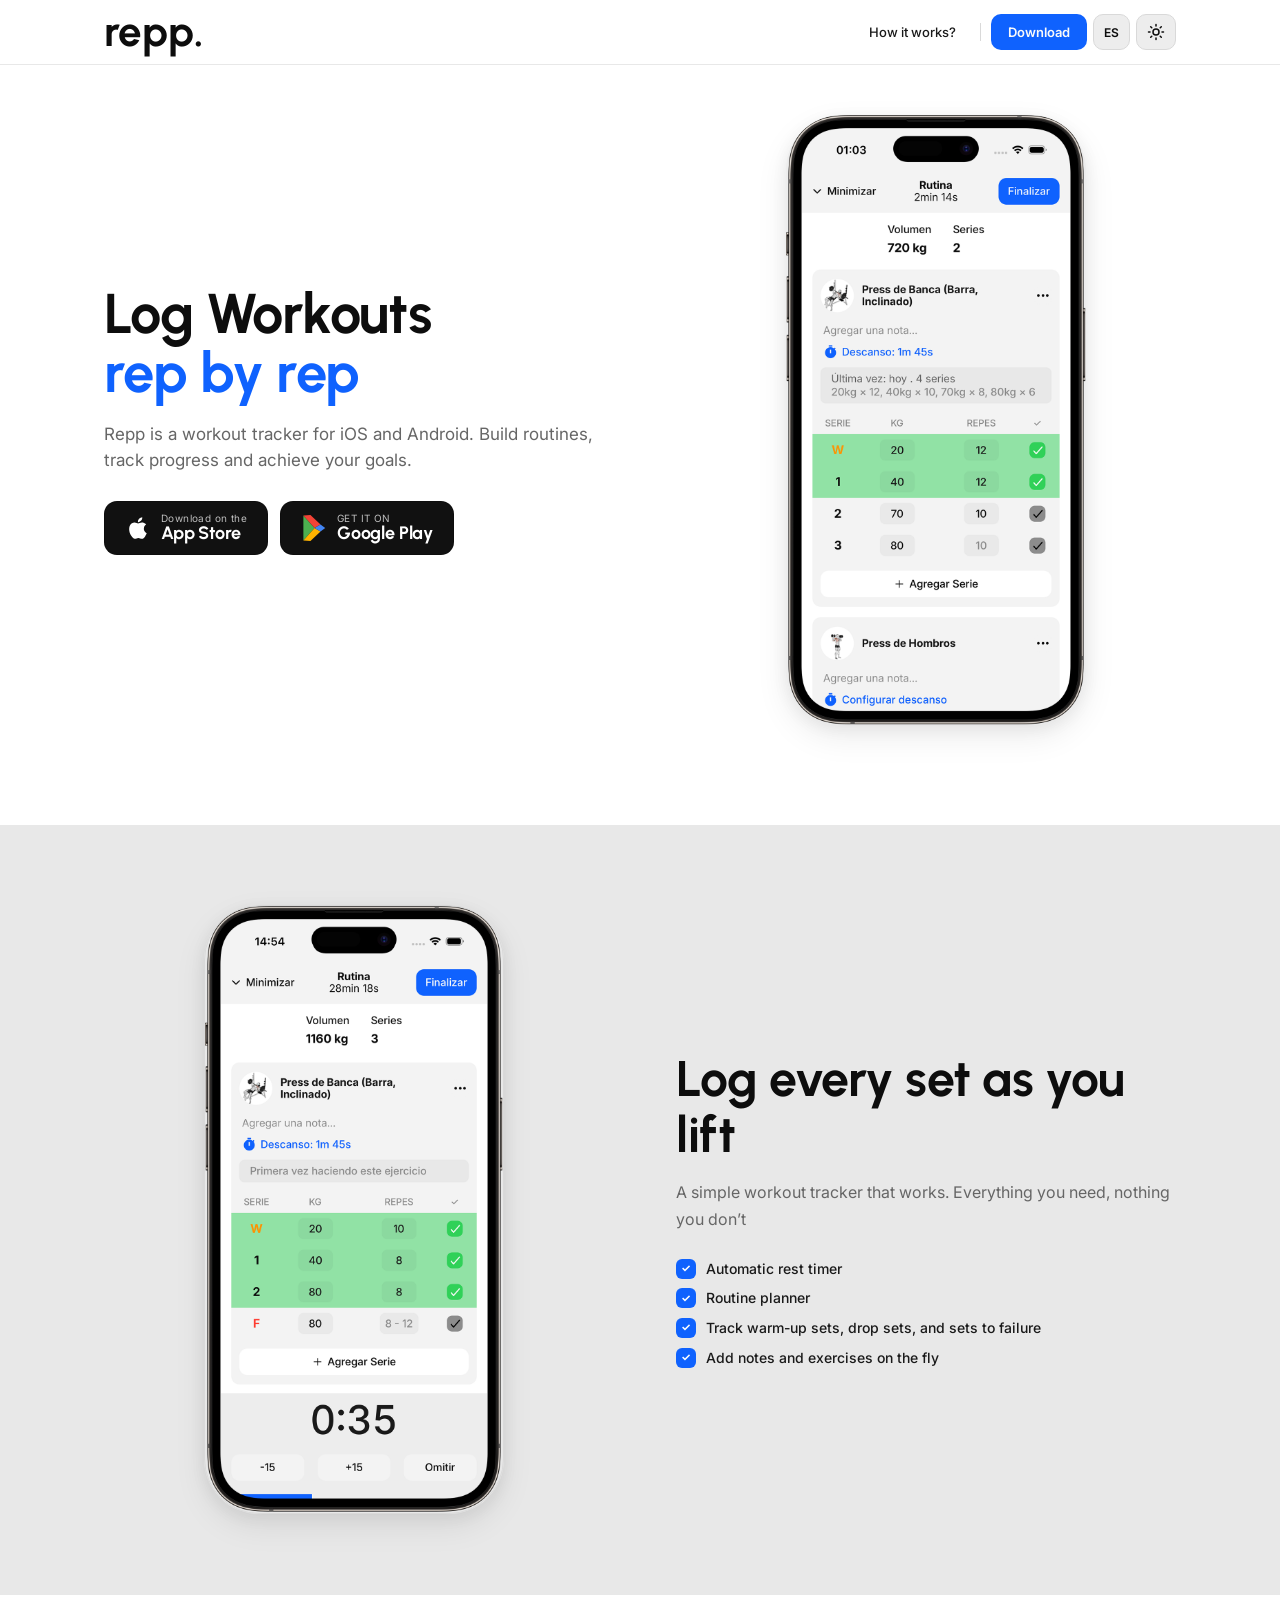
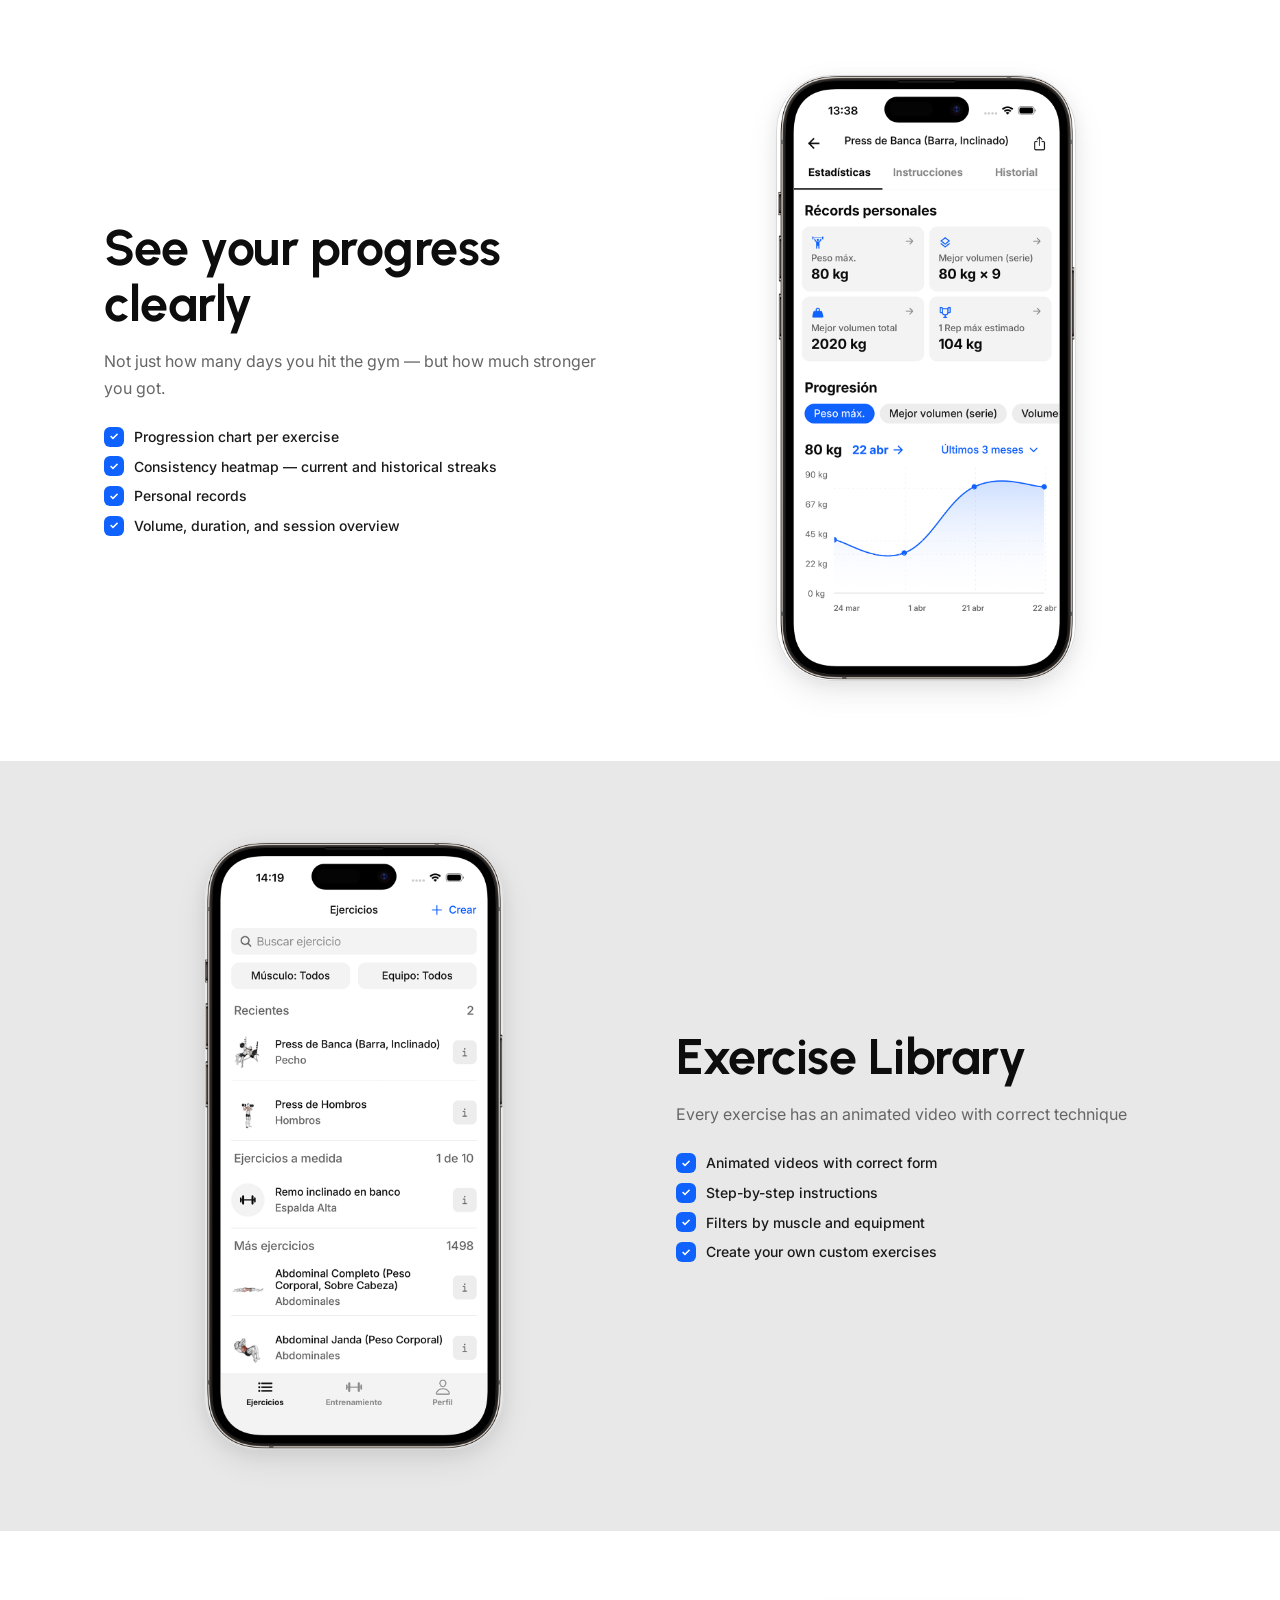
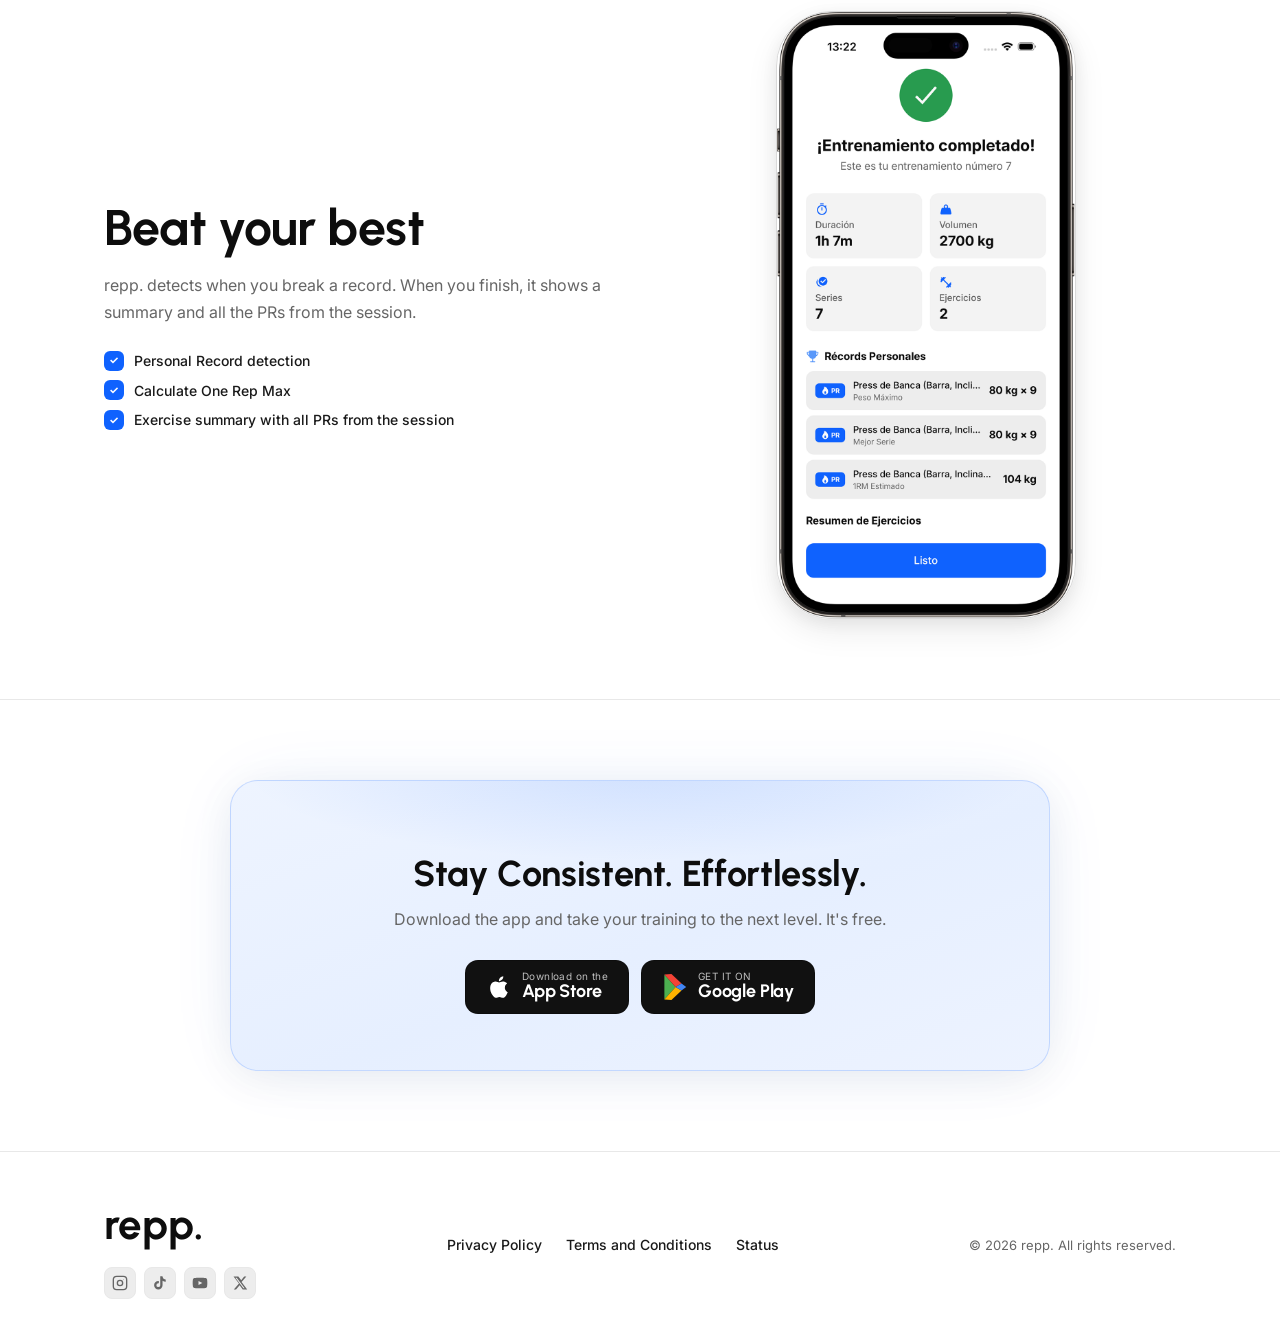
<file: index.html>
<!DOCTYPE html>
<html lang="es" data-theme="dark">
<head>
  <meta charset="UTF-8" />
  <meta name="viewport" content="width=device-width, initial-scale=1.0" />
  <meta name="description" content="repp. — Tu entrenador personal de bolsillo. Registrá entrenamientos, superá tus PRs y mantené la consistencia." data-i18n-attr="content" data-i18n="meta.description" />
  <title data-i18n="meta.title">repp.</title>
  <link rel="icon" type="image/png" href="assets/icon.png" />
  <link rel="apple-touch-icon" href="assets/icon.png" />
  <link rel="preconnect" href="https://fonts.googleapis.com" />
  <link rel="preconnect" href="https://fonts.gstatic.com" crossorigin />
  <link href="https://fonts.googleapis.com/css2?family=Inter:wght@400;500;700&family=Urbanist:wght@500;600;700&display=swap" rel="stylesheet" />
  <link rel="stylesheet" href="styles.css" />
</head>
<body>

  <!-- NAV -->
  <header class="nav">
    <div class="container nav-inner">
      <a href="#hero" class="brand">repp.</a>
      <div class="nav-actions">
        <a href="#features" class="nav-features" data-i18n="nav.features">Cómo funciona?</a>
        <div class="nav-sep" aria-hidden="true"></div>
        <a href="#cta" class="btn btn-primary nav-download" data-i18n="nav.download">Descargar</a>
        <button class="icon-btn" id="langToggle" aria-label="Toggle language">
          <span id="langLabel">EN</span>
        </button>
        <button class="icon-btn" id="themeToggle" aria-label="Toggle theme">
          <svg id="themeIcon" width="18" height="18" viewBox="0 0 24 24" fill="none" stroke="currentColor" stroke-width="2" stroke-linecap="round" stroke-linejoin="round"><circle cx="12" cy="12" r="4"/><path d="M12 2v2M12 20v2M4.93 4.93l1.41 1.41M17.66 17.66l1.41 1.41M2 12h2M20 12h2M4.93 19.07l1.41-1.41M17.66 6.34l1.41-1.41"/></svg>
        </button>
      </div>
    </div>
  </header>

  <!-- HERO -->
  <section id="hero" class="hero">
    <div class="container hero-inner">
      <div class="hero-copy">
        <h1 class="hero-title">
          <span data-i18n="hero.titleLine1">La app que te hace</span><br/>
          <span class="accent" data-i18n="hero.titleLine2">más fuerte cada semana.</span>
        </h1>
        <p class="hero-subtitle" data-i18n="hero.subtitle">
          repp. trackea cada set en tiempo real. Sin pasos de más, sin distracciones.
        </p>
        <div class="store-badges">
          <button class="store-badge store-badge-apple store-trigger" aria-label="App Store">
            <svg class="badge-icon" viewBox="0 0 24 24" fill="white" xmlns="http://www.w3.org/2000/svg">
              <path d="M18.71 19.5c-.83 1.24-1.71 2.45-3.05 2.47-1.34.03-1.77-.79-3.29-.79-1.53 0-2 .77-3.27.82-1.31.05-2.3-1.32-3.14-2.53C4.25 17 2.94 12.45 4.7 9.39c.87-1.52 2.43-2.48 4.12-2.51 1.28-.02 2.5.87 3.29.87.78 0 2.26-1.07 3.8-.91.65.03 2.47.26 3.64 1.98-.09.06-2.17 1.28-2.15 3.81.03 3.02 2.65 4.03 2.68 4.04-.03.07-.42 1.44-1.38 2.83M13 3.5c.73-.83 1.94-1.46 2.94-1.5.13 1.17-.34 2.35-1.04 3.19-.69.85-1.83 1.51-2.95 1.42-.15-1.15.41-2.35 1.05-3.11z"/>
            </svg>
            <div class="badge-text">
              <span class="badge-sub" data-i18n="badge.apple.sub">Download on the</span>
              <span class="badge-main">App Store</span>
            </div>
          </button>
          <button class="store-badge store-badge-gplay store-trigger" aria-label="Google Play">
            <svg class="badge-icon" viewBox="0 0 20 22" xmlns="http://www.w3.org/2000/svg">
              <polygon points="1,0.5 1,21.5 10.5,11" fill="#4caf50"/>
              <polygon points="1,0.5 10.5,11 15.5,8 7,0" fill="#f44336"/>
              <polygon points="1,21.5 10.5,11 15.5,14 7,22" fill="#ffb300"/>
              <polygon points="15.5,8 10.5,11 15.5,14 19.5,11" fill="#4285f4"/>
            </svg>
            <div class="badge-text">
              <span class="badge-sub" data-i18n="badge.gplay.sub">Download on</span>
              <span class="badge-main">Google Play</span>
            </div>
          </button>
        </div>
      </div>
      <div class="hero-visual">
        <!-- Reemplazá con tu export de Figma (ratio 9:19.5, mín 640px) -->
        <img
          class="hero-screenshot"
          src="assets/screens/repp-workout-setssion-light.png"
          alt="repp. app screenshot"
          width="300"
          height="1000"
        />
      </div>
    </div>
  </section>

  <!-- FEATURES -->
  <section id="features">

    <!-- F1: Entrenamiento en vivo -->
    <div class="feat-row feat-row-alt">
      <div class="container feat-inner feat-inner-rev">
        <div class="feat-copy">
          <h1 data-i18n="feat.f1.title">Registrá cada set mientras levantás.</h1>
          <p data-i18n="feat.f1.desc">Iniciá un entrenamiento vacío o desde una plantilla. Ingresá peso y reps set a set. Al completar uno, el timer de descanso arranca solo — con controles rápidos de +15 / -15 segundos. Todo se guarda en el instante, aunque el teléfono se apague.</p>
          <ul class="feat-list">
            <li data-i18n="feat.f1.b1">✓ Timer de descanso automático con controles rápidos</li>
            <li data-i18n="feat.f1.b2">✓ Contadores de volumen y sets en tiempo real</li>
            <li data-i18n="feat.f1.b3">✓ Persistencia local — nunca perdés datos</li>
            <li data-i18n="feat.f1.b4">✓ Agregá ejercicios sobre la marcha</li>
          </ul>
        </div>
        <div class="feat-visual">
          <img src="assets/screens/repp-workout-session-timer-light.png" alt="Entrenamiento en vivo" class="feat-screenshot" />
        </div>
      </div>
    </div>

    <!-- F3: Analytics -->
    <div class="feat-row">
      <div class="container feat-inner ">
        <div class="feat-copy">
          <h1 data-i18n="feat.f3.title">Mirá tu progreso. De verdad.</h1>
          <p data-i18n="feat.f3.desc">No solo cuántos días fuiste al gym — sino qué tan fuerte te pusiste. Gráficos de progresión por ejercicio, volumen semanal, distribución muscular y heatmap de consistencia estilo GitHub. Todo calculado al momento, sin tablas de cache.</p>
          <ul class="feat-list">
            <li data-i18n="feat.f3.b1">✓ Gráfico de línea por ejercicio (peso, volumen, 1RM)</li>
            <li data-i18n="feat.f3.b2">✓ Heatmap de consistencia — rachas actuales e históricas</li>
            <li data-i18n="feat.f3.b3">✓ Distribución muscular semanal</li>
            <li data-i18n="feat.f3.b4">✓ Overview de volumen, duración y sesiones</li>
          </ul>
        </div>
        <div class="feat-visual">
          <img src="assets/screens/repp-exercise-statistics-light.png" alt="Analytics" class="feat-screenshot" />
        </div>
      </div>
    </div>

    <!-- F4: Biblioteca -->
    <div class="feat-row feat-row-alt">
      <div class="container feat-inner feat-inner-rev">
        <div class="feat-copy">
          <h1 data-i18n="feat.f4.title">1.500+ ejercicios. Con GIF, pasos y músculos.</h1>
          <p data-i18n="feat.f4.desc">Cada ejercicio tiene un GIF animado con la técnica correcta, instrucciones paso a paso en español e inglés, músculos primarios y secundarios, y el equipamiento necesario. Filtros por músculo y equipamiento combinables. Los ejercicios que más usás suben solos al tope de la lista.</p>
          <ul class="feat-list">
            <li data-i18n="feat.f4.b1">✓ GIFs animados con ejecución correcta</li>
            <li data-i18n="feat.f4.b2">✓ 8 tipos de tracking distintos</li>
            <li data-i18n="feat.f4.b3">✓ Filtros por músculo y equipamiento</li>
            <li data-i18n="feat.f4.b4">✓ Creá tus propios ejercicios custom</li>
          </ul>
        </div>
        <div class="feat-visual">
          <img src="assets/screens/repp-exercise-library-light.png" alt="Biblioteca de ejercicios" class="feat-screenshot" />
        </div>
      </div>
    </div>

    <!-- F2: PRs -->
    <div class="feat-row">
      <div class="container feat-inner">
        <div class="feat-copy">
          <h1 data-i18n="feat.f2.title">Superá tu mejor marca. Y sabelo al instante.</h1>
          <p data-i18n="feat.f2.desc">repp. detecta automáticamente cuando rompés un récord durante el entrenamiento. Al terminar, te muestra todos los PRs de la sesión en una pantalla de celebración. Cada ejercicio tiene su propio historial: peso máximo, reps, volumen, 1RM estimado (Epley).</p>
          <ul class="feat-list">
            <li data-i18n="feat.f2.b1">✓ Detección de PR en tiempo real</li>
            <li data-i18n="feat.f2.b2">✓ 1RM estimado con fórmula de Epley</li>
            <li data-i18n="feat.f2.b4">✓ Historial por ejercicio de las últimas sesiones</li>
          </ul>
        </div>
        <div class="feat-visual">
          <img src="assets/screens/repp-finished-workout-light.png" alt="Récords personales" class="feat-screenshot" />
        </div>
      </div>
    </div>



  </section>

  <!-- CTA -->
  <section id="cta" class="section cta-section">
    <div class="container cta-inner">
      <h2 data-i18n="cta.title">El gym no espera.</h2>
      <p data-i18n="cta.subtitle">Descargá repp. y empezá a entrenar con datos reales desde el primer día.</p>
      <div class="store-badges" style="justify-content:center">
        <button class="store-badge store-badge-apple store-trigger" aria-label="App Store">
          <svg class="badge-icon" viewBox="0 0 24 24" fill="white" xmlns="http://www.w3.org/2000/svg">
            <path d="M18.71 19.5c-.83 1.24-1.71 2.45-3.05 2.47-1.34.03-1.77-.79-3.29-.79-1.53 0-2 .77-3.27.82-1.31.05-2.3-1.32-3.14-2.53C4.25 17 2.94 12.45 4.7 9.39c.87-1.52 2.43-2.48 4.12-2.51 1.28-.02 2.5.87 3.29.87.78 0 2.26-1.07 3.8-.91.65.03 2.47.26 3.64 1.98-.09.06-2.17 1.28-2.15 3.81.03 3.02 2.65 4.03 2.68 4.04-.03.07-.42 1.44-1.38 2.83M13 3.5c.73-.83 1.94-1.46 2.94-1.5.13 1.17-.34 2.35-1.04 3.19-.69.85-1.83 1.51-2.95 1.42-.15-1.15.41-2.35 1.05-3.11z"/>
          </svg>
          <div class="badge-text">
            <span class="badge-sub" data-i18n="badge.apple.sub">Download on the</span>
            <span class="badge-main">App Store</span>
          </div>
        </button>
        <button class="store-badge store-badge-gplay store-trigger" aria-label="Google Play">
          <svg class="badge-icon" viewBox="0 0 20 22" xmlns="http://www.w3.org/2000/svg">
            <polygon points="1,0.5 1,21.5 10.5,11" fill="#4caf50"/>
            <polygon points="1,0.5 10.5,11 15.5,8 7,0" fill="#f44336"/>
            <polygon points="1,21.5 10.5,11 15.5,14 7,22" fill="#ffb300"/>
            <polygon points="15.5,8 10.5,11 15.5,14 19.5,11" fill="#4285f4"/>
          </svg>
          <div class="badge-text">
            <span class="badge-sub" data-i18n="badge.gplay.sub">GET IT ON</span>
            <span class="badge-main">Google Play</span>
          </div>
        </button>
      </div>
    </div>
  </section>

  <!-- FOOTER -->
  <footer class="footer">
    <div class="container footer-inner">
      <div class="footer-brand">
        <span class="brand">repp.</span>
        <div class="footer-social">
          <a href="#" class="footer-social-link" aria-label="Instagram">
            <svg width="16" height="16" viewBox="0 0 24 24" fill="none" stroke="currentColor" stroke-width="2" stroke-linecap="round" stroke-linejoin="round"><rect x="2" y="2" width="20" height="20" rx="5" ry="5"/><circle cx="12" cy="12" r="4"/><circle cx="17.5" cy="6.5" r="0.5" fill="currentColor" stroke="none"/></svg>
          </a>
          <a href="#" class="footer-social-link" aria-label="TikTok">
            <svg width="16" height="16" viewBox="0 0 24 24" fill="currentColor"><path d="M19.59 6.69a4.83 4.83 0 01-3.77-4.25V2h-3.45v13.67a2.89 2.89 0 01-2.88 2.5 2.89 2.89 0 01-2.89-2.89 2.89 2.89 0 012.89-2.89c.28 0 .54.04.79.1V9.01a6.3 6.3 0 00-.79-.05 6.34 6.34 0 00-6.34 6.34 6.34 6.34 0 006.34 6.34 6.34 6.34 0 006.33-6.34V8.79a8.18 8.18 0 004.78 1.52V6.87a4.85 4.85 0 01-1.01-.18z"/></svg>
          </a>
          <a href="#" class="footer-social-link" aria-label="YouTube">
            <svg width="16" height="16" viewBox="0 0 24 24" fill="currentColor"><path d="M22.54 6.42a2.78 2.78 0 00-1.95-1.96C18.88 4 12 4 12 4s-6.88 0-8.59.46a2.78 2.78 0 00-1.95 1.96A29 29 0 001 12a29 29 0 00.46 5.58A2.78 2.78 0 003.41 19.6C5.12 20 12 20 12 20s6.88 0 8.59-.46a2.78 2.78 0 001.95-1.95A29 29 0 0023 12a29 29 0 00-.46-5.58zM9.75 15.02V8.98L15.5 12l-5.75 3.02z"/></svg>
          </a>
          <a href="#" class="footer-social-link" aria-label="X">
            <svg width="16" height="16" viewBox="0 0 24 24" fill="currentColor"><path d="M18.244 2.25h3.308l-7.227 8.26 8.502 11.24H16.17l-4.714-6.231-5.401 6.231H2.736l7.736-8.844-8.17-10.656h7.27l4.264 5.62zm-1.161 17.52h1.833L7.084 4.126H5.117z"/></svg>
          </a>
        </div>
      </div>
      <div class="footer-links">
        <a href="privacy.html" data-i18n="footer.privacy">Política de privacidad</a>
        <a href="terms.html" data-i18n="footer.terms">Términos y condiciones</a>
        <a href="#" data-i18n="footer.status">Status</a>
      </div>
      <p class="footer-copy">© <span id="year"></span> repp. <span data-i18n="footer.rights">Todos los derechos reservados.</span></p>
    </div>
  </footer>

  <!-- MODAL: Coming soon -->
  <div id="modal-soon" class="modal-overlay" role="dialog" aria-modal="true" aria-hidden="true">
    <div class="modal-box">
      <button class="modal-close" id="modalClose" aria-label="Cerrar">✕</button>
      <div class="modal-icon">🚀</div>
      <h3 data-i18n="modal.title">Próximamente</h3>
      <p data-i18n="modal.desc">repp. está llegando a tu tienda. Seguinos para enterarte primero.</p>
    </div>
  </div>

  <script src="js/translations/es.js"></script>
  <script src="js/translations/en.js"></script>
  <script src="js/theme.js"></script>
  <script src="js/i18n.js"></script>
  <script src="js/modal.js"></script>
  <script src="js/main.js"></script>
</body>
</html>
</file>
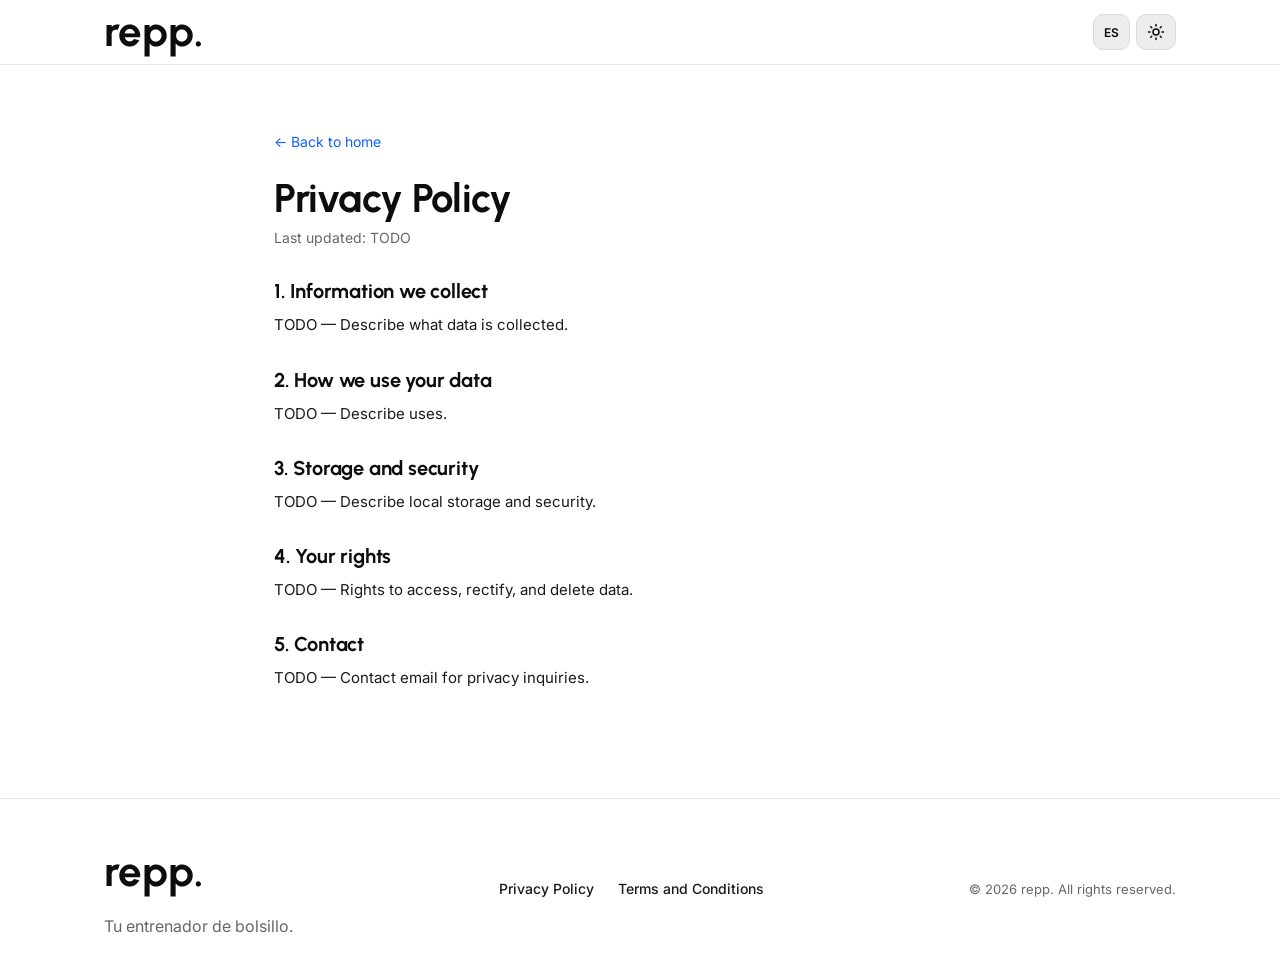
<file: privacy.html>
<!DOCTYPE html>
<html lang="es" data-theme="dark">
<head>
  <meta charset="UTF-8" />
  <meta name="viewport" content="width=device-width, initial-scale=1.0" />
  <title data-i18n="privacy.title">Política de Privacidad — repp.</title>
  <link rel="icon" type="image/png" href="assets/icon.png" />
  <link rel="apple-touch-icon" href="assets/icon.png" />
  <link rel="preconnect" href="https://fonts.googleapis.com" />
  <link rel="preconnect" href="https://fonts.gstatic.com" crossorigin />
  <link href="https://fonts.googleapis.com/css2?family=Inter:wght@400;500;700&family=Urbanist:wght@500;600;700&display=swap" rel="stylesheet" />
  <link rel="stylesheet" href="styles.css" />
</head>
<body>
  <header class="nav">
    <div class="container nav-inner">
      <a href="index.html" class="brand">repp.</a>
      <div class="nav-actions">
        <button class="icon-btn" id="langToggle" aria-label="Toggle language"><span id="langLabel">EN</span></button>
        <button class="icon-btn" id="themeToggle" aria-label="Toggle theme">
          <svg id="themeIcon" width="18" height="18" viewBox="0 0 24 24" fill="none" stroke="currentColor" stroke-width="2" stroke-linecap="round" stroke-linejoin="round"><circle cx="12" cy="12" r="4"/><path d="M12 2v2M12 20v2M4.93 4.93l1.41 1.41M17.66 17.66l1.41 1.41M2 12h2M20 12h2M4.93 19.07l1.41-1.41M17.66 6.34l1.41-1.41"/></svg>
        </button>
      </div>
    </div>
  </header>

  <main class="legal">
    <a class="back" href="index.html" data-i18n="legal.back">← Volver al inicio</a>
    <h1 data-i18n="privacy.title">Política de Privacidad</h1>
    <p class="legal-meta" data-i18n="legal.updated">Última actualización: TODO</p>

    <h2 data-i18n="privacy.s1.h">1. Información que recopilamos</h2>
    <p data-i18n="privacy.s1.p">TODO</p>

    <h2 data-i18n="privacy.s2.h">2. Cómo usamos tus datos</h2>
    <p data-i18n="privacy.s2.p">TODO</p>

    <h2 data-i18n="privacy.s3.h">3. Almacenamiento y seguridad</h2>
    <p data-i18n="privacy.s3.p">TODO</p>

    <h2 data-i18n="privacy.s4.h">4. Tus derechos</h2>
    <p data-i18n="privacy.s4.p">TODO</p>

    <h2 data-i18n="privacy.s5.h">5. Contacto</h2>
    <p data-i18n="privacy.s5.p">TODO</p>
  </main>

  <footer class="footer">
    <div class="container footer-inner">
      <div class="footer-brand">
        <span class="brand">repp.</span>
        <p class="footer-tag" data-i18n="footer.tag">Tu entrenador de bolsillo.</p>
      </div>
      <div class="footer-links">
        <a href="privacy.html" data-i18n="footer.privacy">Privacidad</a>
        <a href="terms.html" data-i18n="footer.terms">Términos</a>
      </div>
      <p class="footer-copy">© <span id="year"></span> repp. <span data-i18n="footer.rights">Todos los derechos reservados.</span></p>
    </div>
  </footer>

  <script src="js/translations/es.js"></script>
  <script src="js/translations/en.js"></script>
  <script src="js/theme.js"></script>
  <script src="js/i18n.js"></script>
  <script src="js/modal.js"></script>
  <script src="js/main.js"></script>
</body>
</html>
</file>
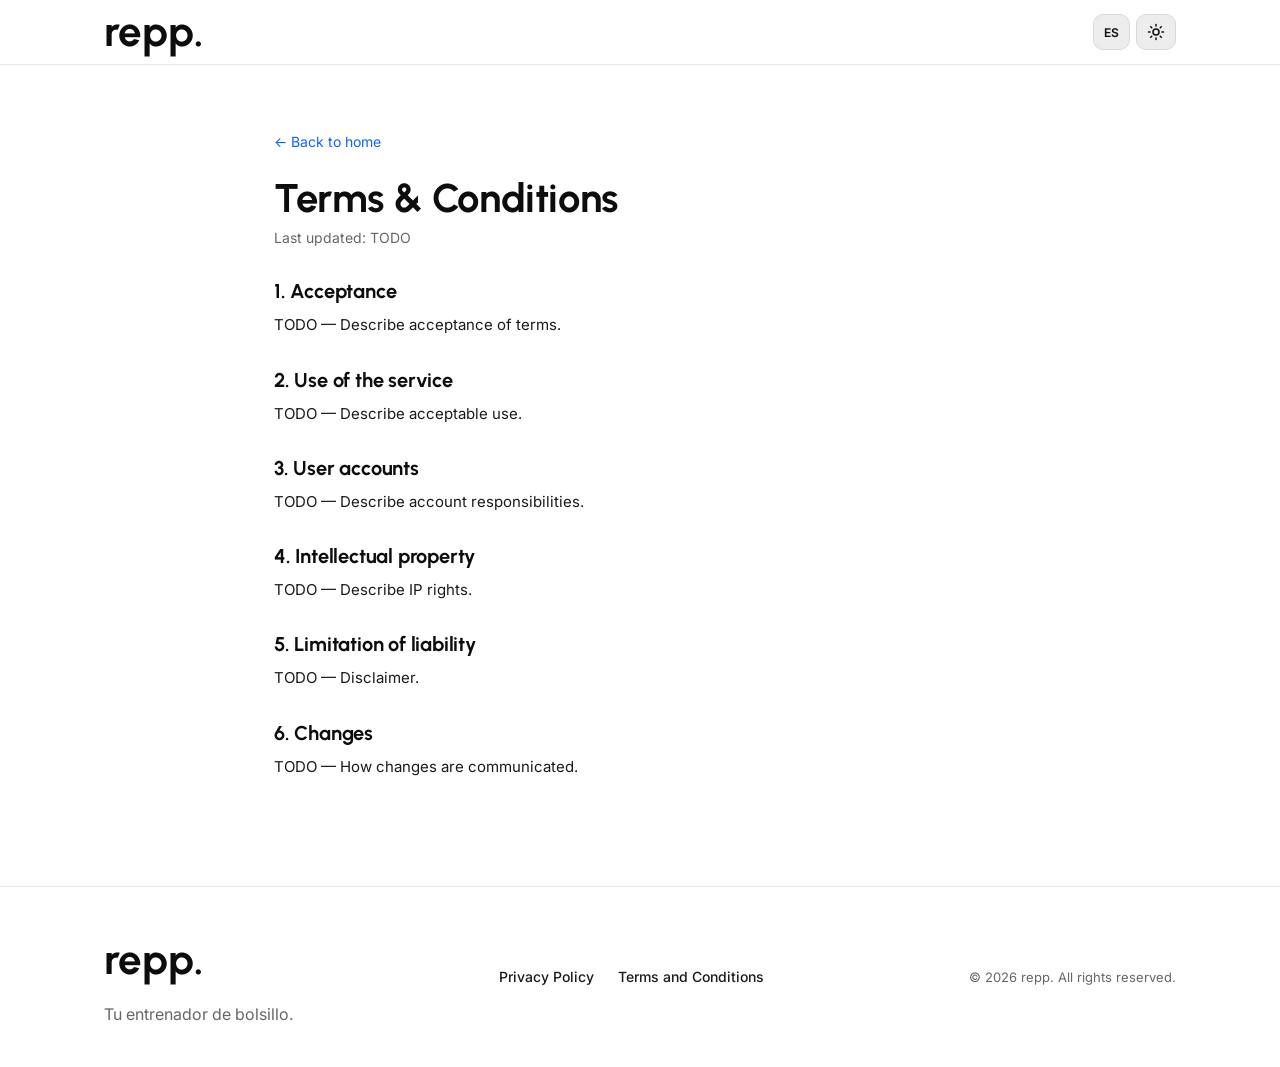
<file: terms.html>
<!DOCTYPE html>
<html lang="es" data-theme="dark">
<head>
  <meta charset="UTF-8" />
  <meta name="viewport" content="width=device-width, initial-scale=1.0" />
  <title data-i18n="terms.title">Términos y Condiciones — repp.</title>
  <link rel="icon" type="image/png" href="assets/icon.png" />
  <link rel="apple-touch-icon" href="assets/icon.png" />
  <link rel="preconnect" href="https://fonts.googleapis.com" />
  <link rel="preconnect" href="https://fonts.gstatic.com" crossorigin />
  <link href="https://fonts.googleapis.com/css2?family=Inter:wght@400;500;700&family=Urbanist:wght@500;600;700&display=swap" rel="stylesheet" />
  <link rel="stylesheet" href="styles.css" />
</head>
<body>
  <header class="nav">
    <div class="container nav-inner">
      <a href="index.html" class="brand">repp.</a>
      <div class="nav-actions">
        <button class="icon-btn" id="langToggle" aria-label="Toggle language"><span id="langLabel">EN</span></button>
        <button class="icon-btn" id="themeToggle" aria-label="Toggle theme">
          <svg id="themeIcon" width="18" height="18" viewBox="0 0 24 24" fill="none" stroke="currentColor" stroke-width="2" stroke-linecap="round" stroke-linejoin="round"><circle cx="12" cy="12" r="4"/><path d="M12 2v2M12 20v2M4.93 4.93l1.41 1.41M17.66 17.66l1.41 1.41M2 12h2M20 12h2M4.93 19.07l1.41-1.41M17.66 6.34l1.41-1.41"/></svg>
        </button>
      </div>
    </div>
  </header>

  <main class="legal">
    <a class="back" href="index.html" data-i18n="legal.back">← Volver al inicio</a>
    <h1 data-i18n="terms.title">Términos y Condiciones</h1>
    <p class="legal-meta" data-i18n="legal.updated">Última actualización: TODO</p>

    <h2 data-i18n="terms.s1.h">1. Aceptación</h2>
    <p data-i18n="terms.s1.p">TODO</p>

    <h2 data-i18n="terms.s2.h">2. Uso del servicio</h2>
    <p data-i18n="terms.s2.p">TODO</p>

    <h2 data-i18n="terms.s3.h">3. Cuentas de usuario</h2>
    <p data-i18n="terms.s3.p">TODO</p>

    <h2 data-i18n="terms.s4.h">4. Propiedad intelectual</h2>
    <p data-i18n="terms.s4.p">TODO</p>

    <h2 data-i18n="terms.s5.h">5. Limitación de responsabilidad</h2>
    <p data-i18n="terms.s5.p">TODO</p>

    <h2 data-i18n="terms.s6.h">6. Cambios</h2>
    <p data-i18n="terms.s6.p">TODO</p>
  </main>

  <footer class="footer">
    <div class="container footer-inner">
      <div class="footer-brand">
        <span class="brand">repp.</span>
        <p class="footer-tag" data-i18n="footer.tag">Tu entrenador de bolsillo.</p>
      </div>
      <div class="footer-links">
        <a href="privacy.html" data-i18n="footer.privacy">Privacidad</a>
        <a href="terms.html" data-i18n="footer.terms">Términos</a>
      </div>
      <p class="footer-copy">© <span id="year"></span> repp. <span data-i18n="footer.rights">Todos los derechos reservados.</span></p>
    </div>
  </footer>

  <script src="js/translations/es.js"></script>
  <script src="js/translations/en.js"></script>
  <script src="js/theme.js"></script>
  <script src="js/i18n.js"></script>
  <script src="js/modal.js"></script>
  <script src="js/main.js"></script>
</body>
</html>
</file>
<file: styles.css>
/* repp. — CSS entry point
   Each file covers one area. Edit the specific file instead of this one.
   Load order matters: tokens first, then base, then components. */

@import "css/tokens.css";
@import "css/base.css";
@import "css/nav.css";
@import "css/hero.css";
@import "css/features.css";
@import "css/shared.css";
@import "css/store-badges.css";
@import "css/cta.css";
@import "css/footer.css";
@import "css/modal.css";
@import "css/legal.css";
</file>
